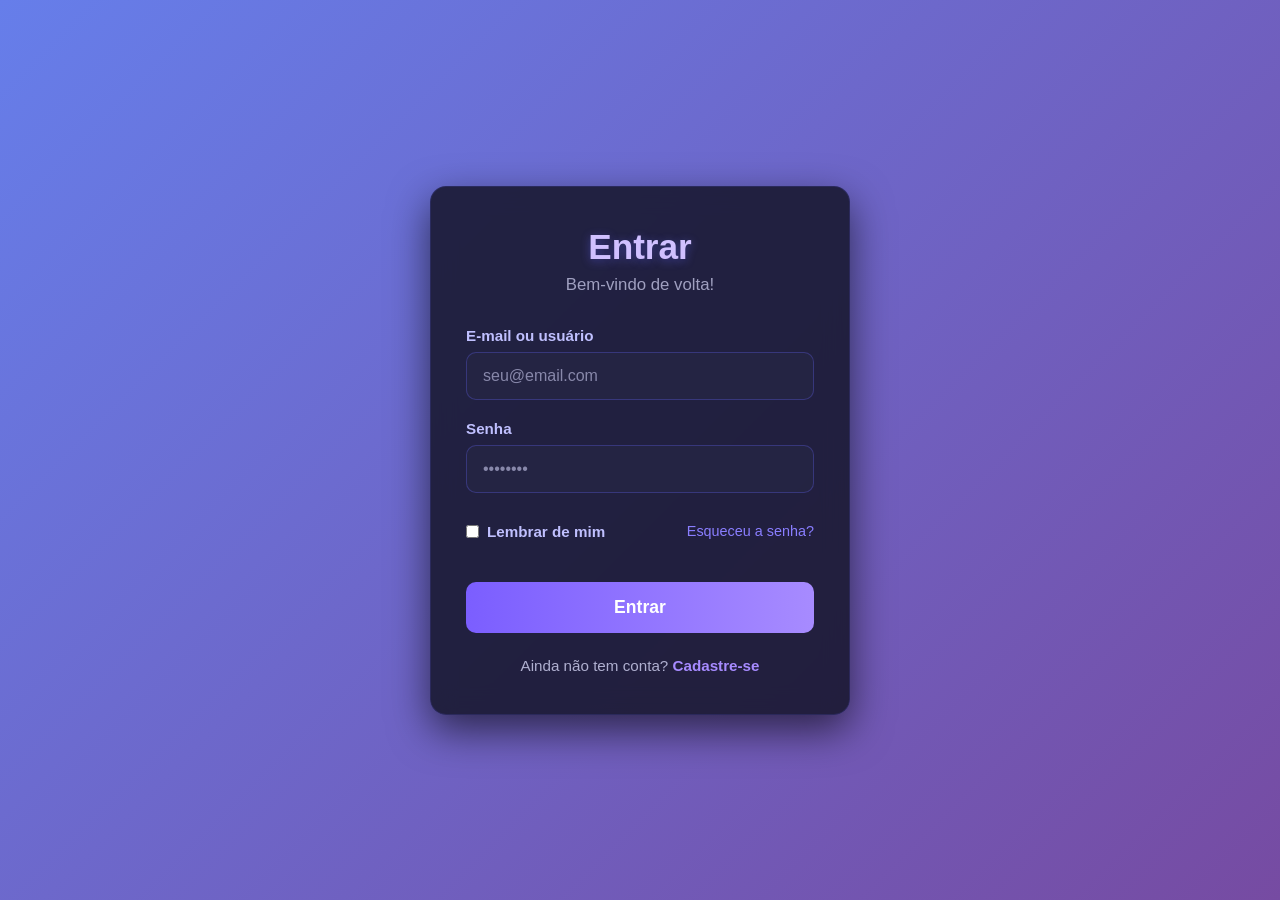
<file: login.html>
<!DOCTYPE html>
<html lang="pt-br">
<head>
  <meta charset="UTF-8" />
  <meta name="viewport" content="width=device-width, initial-scale=1.0"/>
  <title>Login</title>
  <link rel="stylesheet" href="style.css">
</head>
<body>
  <div class="login-container">
    <h1>Entrar</h1>
    <p class="subtitle">Bem-vindo de volta!</p>

    <form class="login-form">
      <div class="form-group">
        <label for="email">E-mail ou usuário</label>
        <input 
          type="email" 
          id="email" 
          name="email" 
          placeholder="seu@email.com" 
          required
        >
      </div>

      <div class="form-group">
        <label for="senha">Senha</label>
        <input 
          type="password" 
          id="senha" 
          name="senha" 
          placeholder="••••••••" 
          required
          minlength="6"
        >
      </div>

      <div class="options">
        <label class="remember">
          <input type="checkbox" name="remember"> Lembrar de mim
        </label>
        <a href="#" class="forgot">Esqueceu a senha?</a>
      </div>

      <button type="submit">Entrar</button>
    </form>

    <p class="signup">Ainda não tem conta? <a href="index.html">Cadastre-se</a></p>
  </div>
</body>
</html>
</file>
<file: style.css>
* {
  margin: 0;
  padding: 0;
  box-sizing: border-box;
}

body {
  font-family: 'Segoe UI', Tahoma, Geneva, Verdana, sans-serif;
  background: linear-gradient(135deg, #667eea 0%, #764ba2 100%);
  color: #333;
  min-height: 100vh;
  display: flex;
  align-items: center;
  justify-content: center;
  padding: 20px;
}

.container {
  background: white;
  padding: 40px;
  border-radius: 12px;
  box-shadow: 0 10px 30px rgba(0,0,0,0.2);
  width: 100%;
  max-width: 480px;
}

h1 {
  text-align: center;
  margin-bottom: 32px;
  color: #4a4a4a;
  font-size: 2rem;
}

.form-cadastro {
  display: flex;
  flex-direction: column;
  gap: 20px;
}

.form-group {
  display: flex;
  flex-direction: column;
  gap: 6px;
}

label {
  font-weight: 600;
  color: #555;
}

input {
  padding: 14px;
  border: 1px solid #ddd;
  border-radius: 8px;
  font-size: 1rem;
  transition: border-color 0.3s;
}

input:focus {
  outline: none;
  border-color: #667eea;
  box-shadow: 0 0 0 3px rgba(102, 126, 234, 0.2);
}

button {
  background: #667eea;
  color: white;
  border: none;
  padding: 16px;
  border-radius: 8px;
  font-size: 1.1rem;
  font-weight: bold;
  cursor: pointer;
  margin-top: 12px;
  transition: background 0.3s;
}

button:hover {
  background: #5a67d8;
}

.info {
  text-align: center;
  margin-top: 20px;
  font-size: 0.9rem;
  color: #777;
}

/* Responsividade */
@media (max-width: 500px) {
  .container {
    padding: 25px;
  }
  h1 {
    font-size: 1.6rem;
  }
}
body {
  font-family: 'Segoe UI', Tahoma, Geneva, Verdana, sans-serif;
 * {
  margin: 0;
  padding: 0;
  box-sizing: border-box;
}

body {
  font-family: 'Segoe UI', Tahoma, Geneva, Verdana, sans-serif;
  background-image: url('https://i.pinimg.com/1200x/62/14/03/621403fb2199cd3de1965f388fb754ca.jpg');
  background-size: cover;
  background-position: center;
  background-repeat: no-repeat;
  background-attachment: fixed;
  
  min-height: 100vh;
  display: flex;
  align-items: center;
  justify-content: center;
  padding: 20px;
  color: #e0e0e0;
}

.login-container {
  background: rgba(20, 20, 40, 0.85);       /* fundo semi-transparente escuro */
  backdrop-filter: blur(12px);               /* efeito vidro fosco */
  border-radius: 16px;
  padding: 40px 35px;
  width: 100%;
  max-width: 420px;
  box-shadow: 0 15px 40px rgba(0, 0, 0, 0.6);
  border: 1px solid rgba(100, 100, 255, 0.15);
  text-align: center;
}

h1 {
  font-size: 2.2rem;
  margin-bottom: 8px;
  color: #d0c0ff;
  text-shadow: 0 2px 10px rgba(100, 100, 255, 0.4);
}

.subtitle {
  color: #a0a0c0;
  margin-bottom: 32px;
  font-size: 1.05rem;
}

.login-form {
  display: flex;
  flex-direction: column;
  gap: 20px;
}

.form-group {
  text-align: left;
  display: flex;
  flex-direction: column;
  gap: 8px;
}

label {
  font-weight: 600;
  color: #c0c0ff;
  font-size: 0.95rem;
}

input {
  padding: 14px 16px;
  border: 1px solid rgba(100, 100, 255, 0.3);
  border-radius: 10px;
  background: rgba(40, 40, 70, 0.6);
  color: white;
  font-size: 1rem;
  transition: all 0.3s;
}

input:focus {
  outline: none;
  border-color: #8a7eff;
  box-shadow: 0 0 0 3px rgba(138, 126, 255, 0.25);
  background: rgba(50, 50, 80, 0.8);
}

input::placeholder {
  color: #8888aa;
}

.options {
  display: flex;
  justify-content: space-between;
  align-items: center;
  font-size: 0.9rem;
  margin: 10px 0;
}

.remember {
  color: #c0c0ff;
  display: flex;
  align-items: center;
  gap: 8px;
}

.forgot {
  color: #8a7eff;
  text-decoration: none;
}

.forgot:hover {
  text-decoration: underline;
  color: #b09fff;
}

button {
  background: linear-gradient(90deg, #7b5eff, #a78bff);
  color: white;
  border: none;
  padding: 15px;
  border-radius: 10px;
  font-size: 1.1rem;
  font-weight: bold;
  cursor: pointer;
  margin-top: 12px;
  transition: all 0.3s;
}

button:hover {
  transform: translateY(-2px);
  box-shadow: 0 8px 20px rgba(123, 94, 255, 0.4);
  background: linear-gradient(90deg, #8a7eff, #b89fff);
}

.signup {
  margin-top: 24px;
  font-size: 0.95rem;
  color: #b0b0d0;
}

.signup a {
  color: #a78bff;
  text-decoration: none;
  font-weight: 600;
}

.signup a:hover {
  text-decoration: underline;
}

/* Responsivo */
@media (max-width: 480px) {
  .login-container {
    padding: 30px 20px;
  }
  h1 {
    font-size: 1.8rem;
  }
}
</file>
